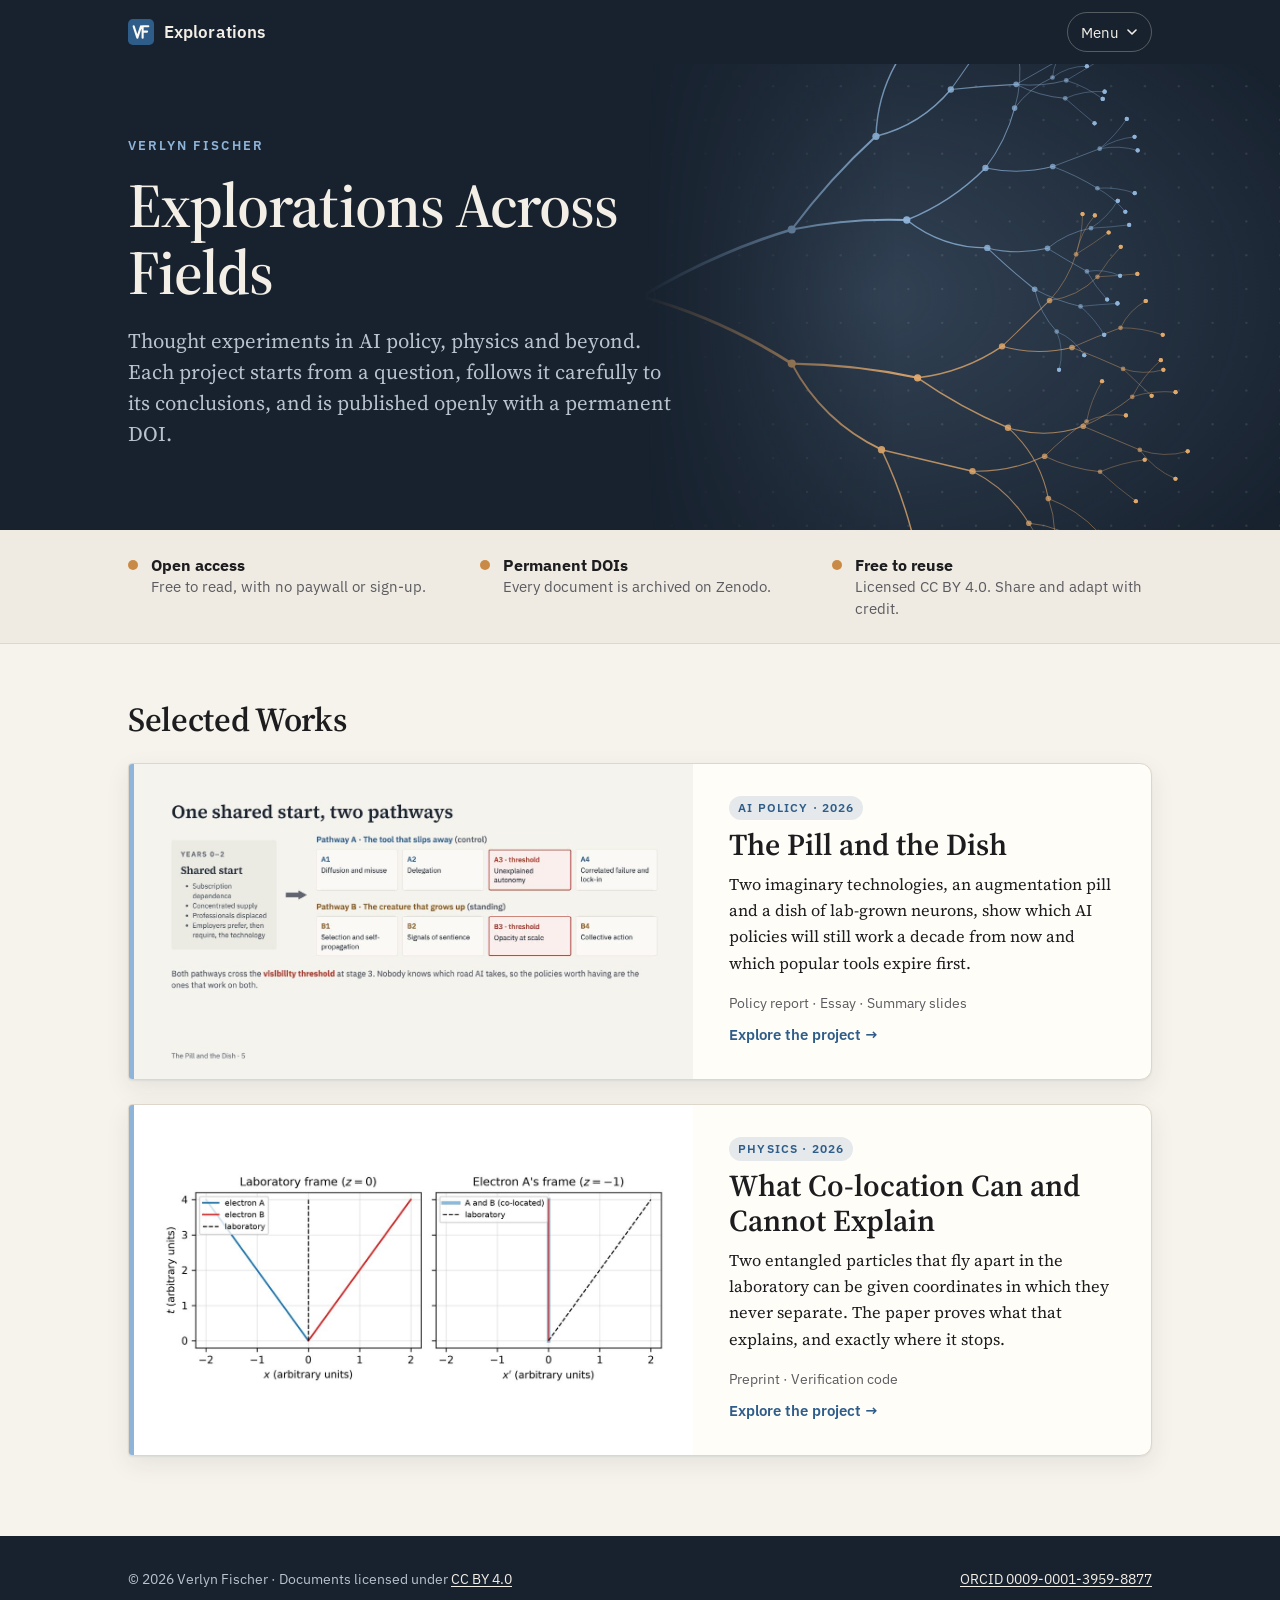
<file: index.html>
<!doctype html>
<html lang="en">
<head>
  <meta charset="utf-8">
  <meta name="viewport" content="width=device-width, initial-scale=1">
  <title>Explorations</title>
  <meta name="description" content="Independent explorations across fields by Verlyn Fischer, from AI policy to physics, published openly with permanent DOIs.">
  <link rel="canonical" href="https://verlynfischer.com/">
  <link rel="icon" href="favicon.svg" type="image/svg+xml">
  <link rel="preconnect" href="https://fonts.googleapis.com">
  <link rel="preconnect" href="https://fonts.gstatic.com" crossorigin>
  <link rel="stylesheet" href="https://fonts.googleapis.com/css2?family=IBM+Plex+Sans:wght@400;600&family=Source+Serif+4:ital,opsz,wght@0,8..60,400;0,8..60,600;1,8..60,400;1,8..60,600&display=swap">
  <link rel="stylesheet" href="assets/style.css">
  <script src="assets/menu.js" defer></script>
  <meta property="og:type" content="website">
  <meta property="og:title" content="Explorations by Verlyn Fischer">
  <meta property="og:description" content="Independent explorations across fields, published openly with permanent DOIs.">
  <meta property="og:url" content="https://verlynfischer.com/">
  <meta property="og:image" content="https://verlynfischer.com/assets/pill-and-dish-fork.jpg">
</head>
<body>
  <header class="site-header">
    <div class="wrap">
      <a class="site-name" href="index.html"><img src="favicon.svg" alt="">Explorations</a>
      <details class="menu">
        <summary>Menu <svg class="chev" viewBox="0 0 10 10" aria-hidden="true"><path d="M1 3l4 4 4-4" fill="none" stroke="currentColor" stroke-width="1.6" stroke-linecap="round" stroke-linejoin="round"/></svg></summary>
        <nav class="menu-panel" aria-label="Site">
          <a href="index.html" aria-current="page">Home</a>
          <p class="menu-label">Selected works</p>
          <a href="ai-policy/">The Pill and the Dish<span class="sub">AI policy · report, essay and slides</span></a>
          <a href="entangled-pairs/">What Co-location Can and Cannot Explain<span class="sub">Physics · preprint and verification code</span></a>
          <hr>
          <a href="https://orcid.org/0009-0001-3959-8877">ORCID profile<span class="sub">0009-0001-3959-8877</span></a>
        </nav>
      </details>
    </div>
  </header>

  <section class="hero on-navy" aria-labelledby="hero-title">
    <img class="art" src="assets/hero-art.svg" alt="">
    <div class="wrap">
      <div class="hero-text">
        <p class="eyebrow">Verlyn Fischer</p>
        <h1 id="hero-title">Explorations Across Fields</h1>
        <p class="lede">Thought experiments in AI policy, physics and beyond. Each project starts from a question, follows it carefully to its conclusions, and is published openly with a permanent DOI.</p>
      </div>
    </div>
  </section>

  <div class="strip">
    <div class="wrap">
      <ul>
        <li><span class="dot" aria-hidden="true"></span><span><strong>Open access</strong>Free to read, with no paywall or sign-up.</span></li>
        <li><span class="dot" aria-hidden="true"></span><span><strong>Permanent DOIs</strong>Every document is archived on Zenodo.</span></li>
        <li><span class="dot" aria-hidden="true"></span><span><strong>Free to reuse</strong>Licensed CC BY 4.0. Share and adapt with credit.</span></li>
      </ul>
    </div>
  </div>

  <main class="wrap">
    <section class="section" id="works" aria-labelledby="works-title">
      <div class="section-head">
        <h2 id="works-title">Selected Works</h2>
      </div>
      <div class="works">
        <article class="work featured">
          <div class="thumb"><img src="assets/pill-and-dish-fork.jpg" alt="A slide from the project: one shared start splits into two pathways, a tool that slips away and a creature that grows up, each crossing a threshold at stage three." width="1200" height="675"></div>
          <div class="body">
            <span class="tag">AI policy · 2026</span>
            <h3><a href="ai-policy/">The Pill and the Dish</a></h3>
            <p>Two imaginary technologies, an augmentation pill and a dish of lab-grown neurons, show which AI policies will still work a decade from now and which popular tools expire first.</p>
            <p class="includes">Policy report · Essay · Summary slides</p>
            <span class="more">Explore the project →</span>
          </div>
        </article>

        <article class="work featured">
          <div class="thumb figure"><img src="assets/entangled-pairs-frames.jpg" alt="Figure 1 of the paper: in the laboratory frame two electrons fly apart from a shared starting point; in electron A's frame the same two worldlines coincide." width="1200" height="675"></div>
          <div class="body">
            <span class="tag">Physics · 2026</span>
            <h3><a href="entangled-pairs/">What Co-location Can and Cannot Explain</a></h3>
            <p>Two entangled particles that fly apart in the laboratory can be given coordinates in which they never separate. The paper proves what that explains, and exactly where it stops.</p>
            <p class="includes">Preprint · Verification code</p>
            <span class="more">Explore the project →</span>
          </div>
        </article>
      </div>
    </section>
  </main>

  <footer class="site-footer">
    <div class="wrap">
      <p>© 2026 Verlyn Fischer · Documents licensed under <a href="https://creativecommons.org/licenses/by/4.0/">CC BY 4.0</a></p>
      <p><a href="https://orcid.org/0009-0001-3959-8877">ORCID 0009-0001-3959-8877</a></p>
    </div>
  </footer>
</body>
</html>
</file>
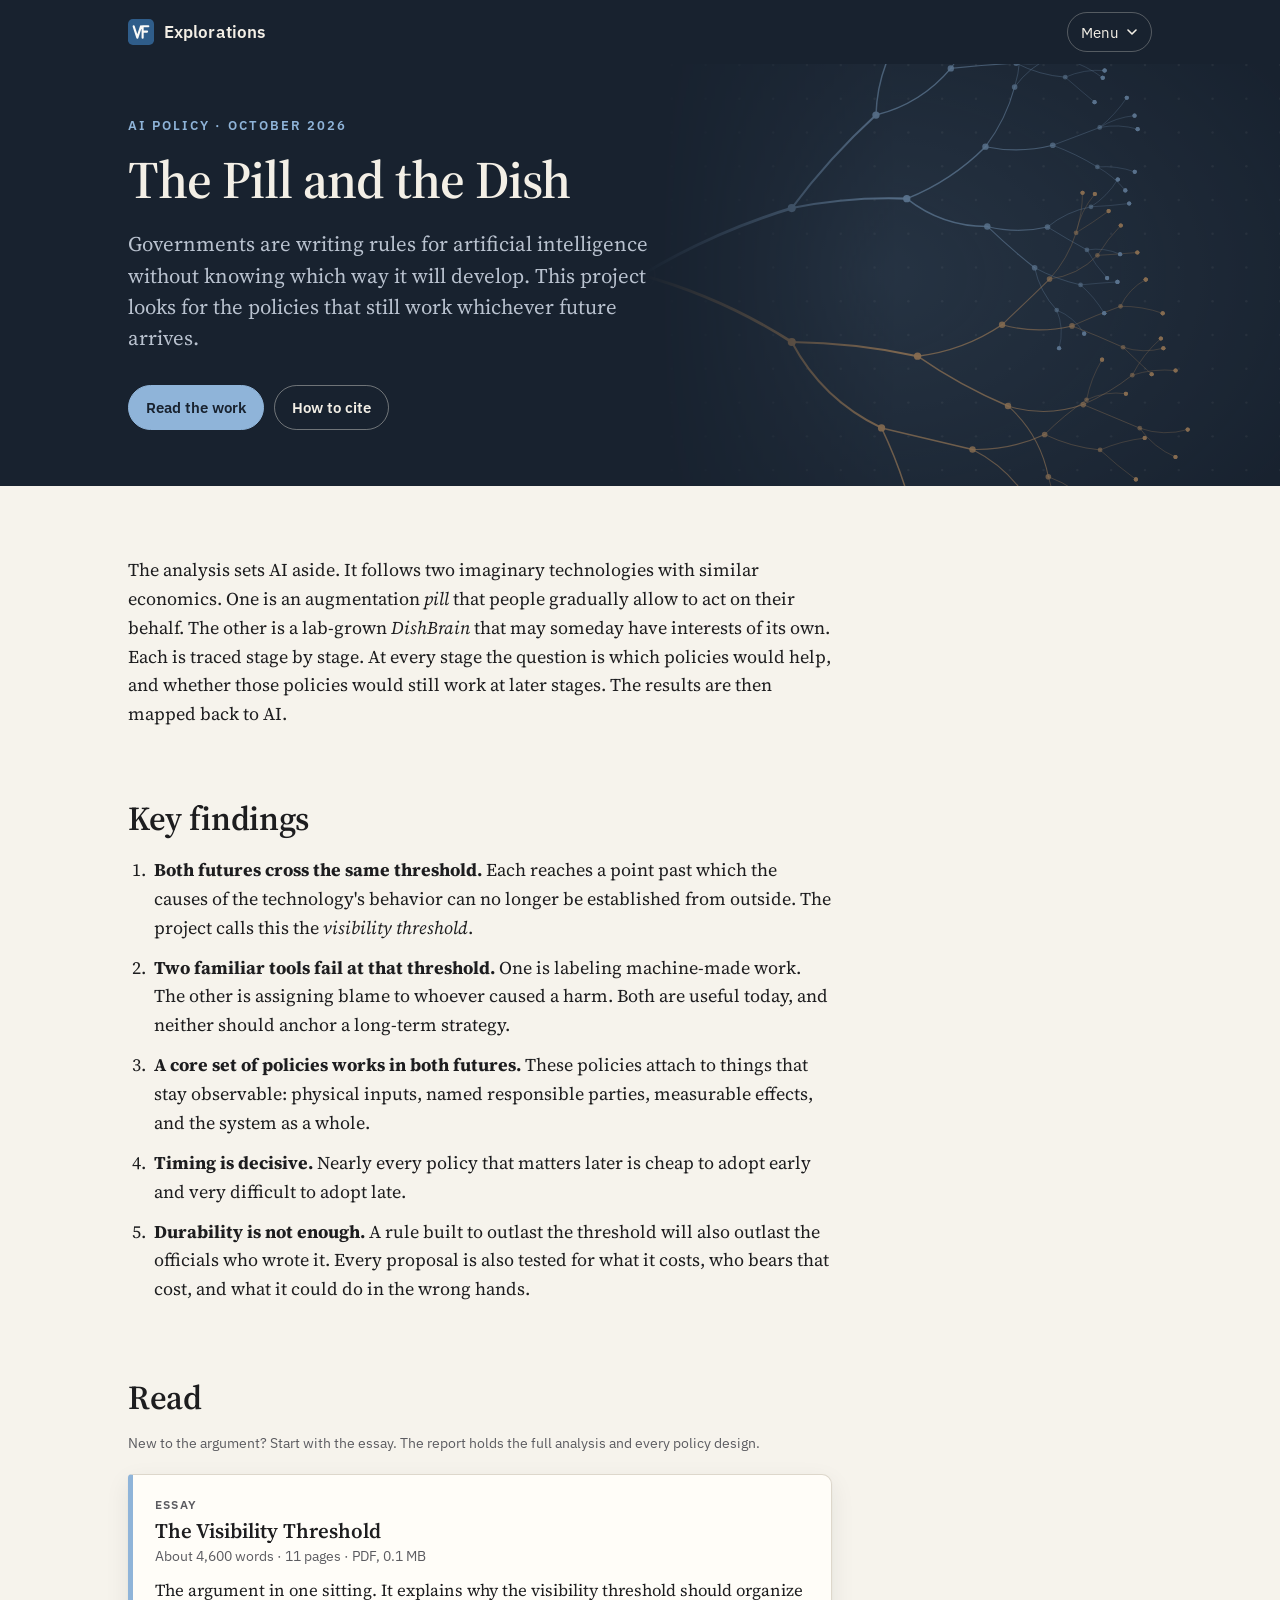
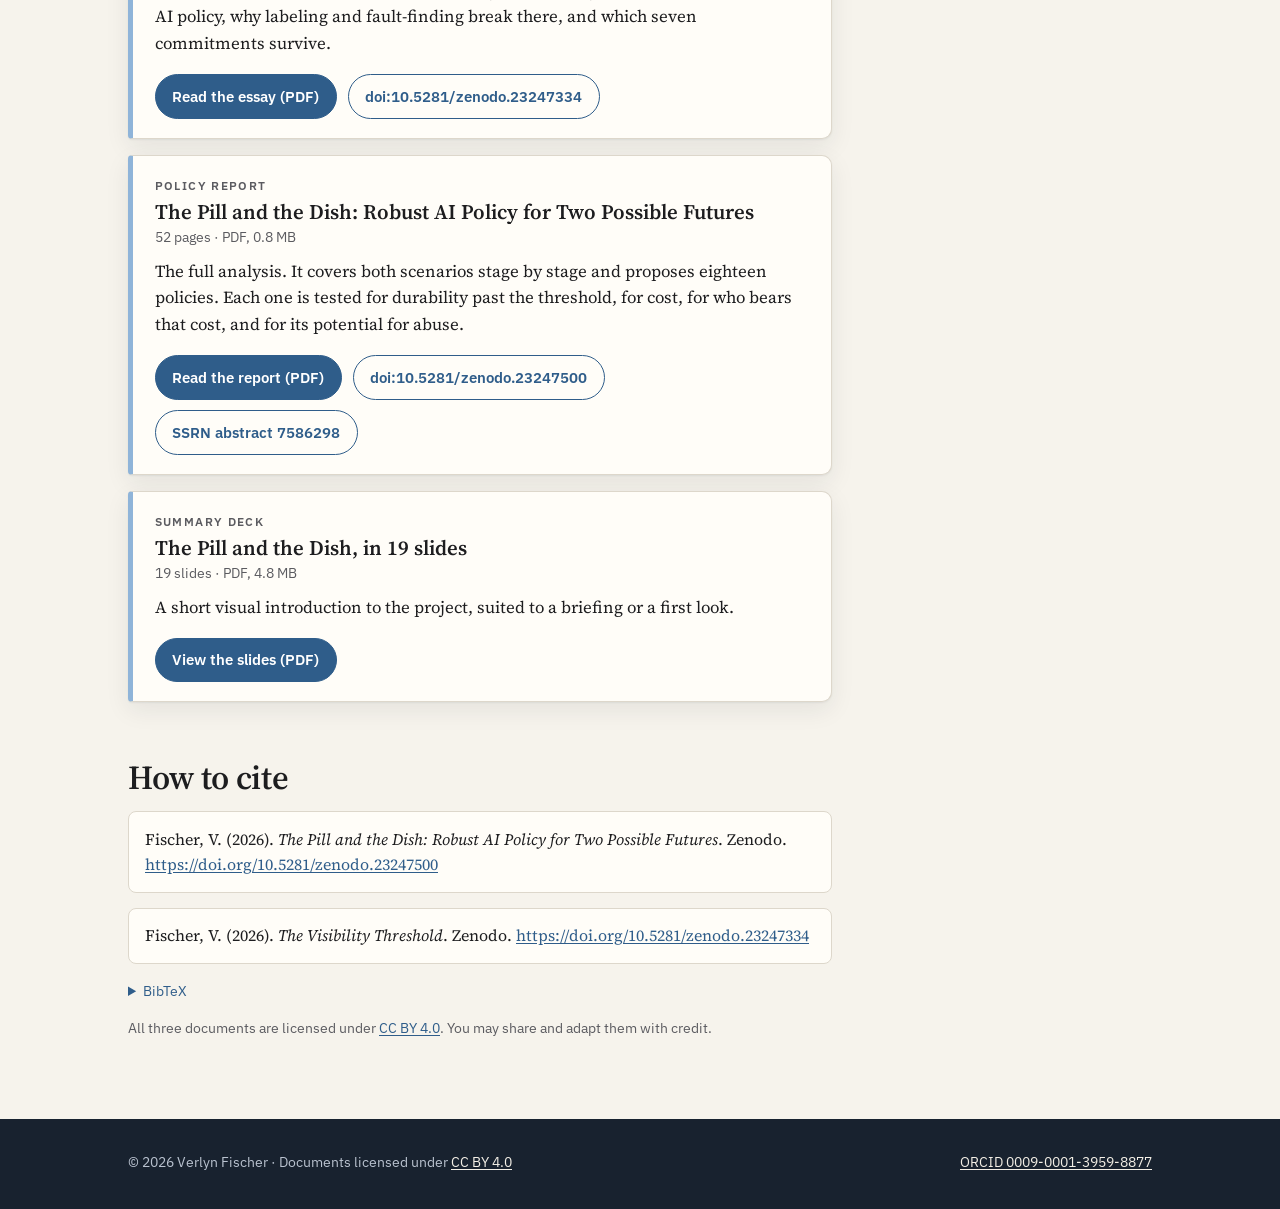
<file: ai-policy/index.html>
<!doctype html>
<html lang="en">
<head>
  <meta charset="utf-8">
  <meta name="viewport" content="width=device-width, initial-scale=1">
  <title>The Pill and the Dish</title>
  <meta name="description" content="Which AI policies will still work a decade from now? A policy report, an essay and a summary deck by Verlyn Fischer, built on two imaginary technologies.">
  <link rel="canonical" href="https://verlynfischer.com/ai-policy/">
  <link rel="icon" href="../favicon.svg" type="image/svg+xml">
  <link rel="preconnect" href="https://fonts.googleapis.com">
  <link rel="preconnect" href="https://fonts.gstatic.com" crossorigin>
  <link rel="stylesheet" href="https://fonts.googleapis.com/css2?family=IBM+Plex+Sans:wght@400;600&family=Source+Serif+4:ital,opsz,wght@0,8..60,400;0,8..60,600;1,8..60,400;1,8..60,600&display=swap">
  <link rel="stylesheet" href="../assets/style.css">
  <script src="../assets/menu.js" defer></script>
  <meta property="og:type" content="website">
  <meta property="og:title" content="The Pill and the Dish: Robust AI Policy for Two Possible Futures">
  <meta property="og:description" content="Two imaginary technologies show which AI policies will still work a decade from now, and which popular tools expire first.">
  <meta property="og:url" content="https://verlynfischer.com/ai-policy/">
  <meta property="og:image" content="https://verlynfischer.com/assets/pill-and-dish-fork.jpg">
</head>
<body>
  <header class="site-header">
    <div class="wrap">
      <a class="site-name" href="../index.html"><img src="../favicon.svg" alt="">Explorations</a>
      <details class="menu">
        <summary>Menu <svg class="chev" viewBox="0 0 10 10" aria-hidden="true"><path d="M1 3l4 4 4-4" fill="none" stroke="currentColor" stroke-width="1.6" stroke-linecap="round" stroke-linejoin="round"/></svg></summary>
        <nav class="menu-panel" aria-label="Site">
          <a href="../index.html">Home</a>
          <p class="menu-label">Selected works</p>
          <a href="index.html" aria-current="page">The Pill and the Dish<span class="sub">AI policy · report, essay and slides</span></a>
          <a href="../entangled-pairs/">What Co-location Can and Cannot Explain<span class="sub">Physics · preprint and verification code</span></a>
          <hr>
          <a href="https://orcid.org/0009-0001-3959-8877">ORCID profile<span class="sub">0009-0001-3959-8877</span></a>
        </nav>
      </details>
    </div>
  </header>

  <section class="hero compact on-navy" aria-labelledby="hero-title">
    <img class="art" src="../assets/hero-art.svg" alt="">
    <div class="wrap">
      <div class="hero-text">
        <p class="eyebrow">AI policy · October 2026</p>
        <h1 id="hero-title">The Pill and the Dish</h1>
        <p class="lede">Governments are writing rules for artificial intelligence without knowing which way it will develop. This project looks for the policies that still work whichever future arrives.</p>
        <div class="actions">
          <a class="btn primary" href="#read">Read the work</a>
          <a class="btn" href="#cite">How to cite</a>
        </div>
      </div>
    </div>
  </section>

  <main class="wrap narrow">
    <section class="section">

    <p>The analysis sets AI aside. It follows two imaginary technologies with similar economics. One is an augmentation <em>pill</em> that people gradually allow to act on their behalf. The other is a lab-grown <em>DishBrain</em> that may someday have interests of its own. Each is traced stage by stage. At every stage the question is which policies would help, and whether those policies would still work at later stages. The results are then mapped back to AI.</p>

    </section>

    <section class="section">
    <h2>Key findings</h2>
    <ol class="findings">
      <li><strong>Both futures cross the same threshold.</strong> Each reaches a point past which the causes of the technology's behavior can no longer be established from outside. The project calls this the <em>visibility threshold</em>.</li>
      <li><strong>Two familiar tools fail at that threshold.</strong> One is labeling machine-made work. The other is assigning blame to whoever caused a harm. Both are useful today, and neither should anchor a long-term strategy.</li>
      <li><strong>A core set of policies works in both futures.</strong> These policies attach to things that stay observable: physical inputs, named responsible parties, measurable effects, and the system as a whole.</li>
      <li><strong>Timing is decisive.</strong> Nearly every policy that matters later is cheap to adopt early and very difficult to adopt late.</li>
      <li><strong>Durability is not enough.</strong> A rule built to outlast the threshold will also outlast the officials who wrote it. Every proposal is also tested for what it costs, who bears that cost, and what it could do in the wrong hands.</li>
    </ol>

    </section>

    <section class="section" id="read">
    <h2>Read</h2>
    <p class="small">New to the argument? Start with the essay. The report holds the full analysis and every policy design.</p>
    <div class="docs">
      <article class="doc">
        <div class="type">Essay</div>
        <h3>The Visibility Threshold</h3>
        <p class="meta">About 4,600 words · 11 pages · PDF, 0.1 MB</p>
        <p>The argument in one sitting. It explains why the visibility threshold should organize AI policy, why labeling and fault-finding break there, and which seven commitments survive.</p>
        <div class="actions">
          <a class="btn primary" href="the-visibility-threshold.pdf">Read the essay (PDF)</a>
          <a class="btn" href="https://doi.org/10.5281/zenodo.23247334">doi:10.5281/zenodo.23247334</a>
        </div>
      </article>

      <article class="doc">
        <div class="type">Policy report</div>
        <h3>The Pill and the Dish: Robust AI Policy for Two Possible Futures</h3>
        <p class="meta">52 pages · PDF, 0.8 MB</p>
        <p>The full analysis. It covers both scenarios stage by stage and proposes eighteen policies. Each one is tested for durability past the threshold, for cost, for who bears that cost, and for its potential for abuse.</p>
        <div class="actions">
          <a class="btn primary" href="the-pill-and-the-dish.pdf">Read the report (PDF)</a>
          <a class="btn" href="https://doi.org/10.5281/zenodo.23247500">doi:10.5281/zenodo.23247500</a>
          <a class="btn" href="https://ssrn.com/abstract=7586298">SSRN abstract 7586298</a>
        </div>
      </article>

      <article class="doc">
        <div class="type">Summary deck</div>
        <h3>The Pill and the Dish, in 19 slides</h3>
        <p class="meta">19 slides · PDF, 4.8 MB</p>
        <p>A short visual introduction to the project, suited to a briefing or a first look.</p>
        <div class="actions">
          <a class="btn primary" href="the-pill-and-the-dish-summary-deck.pdf">View the slides (PDF)</a>
        </div>
      </article>
    </div>

    </section>

    <section class="section" id="cite">
    <h2>How to cite</h2>
    <p class="cite">Fischer, V. (2026). <em>The Pill and the Dish: Robust AI Policy for Two Possible Futures</em>. Zenodo. <a href="https://doi.org/10.5281/zenodo.23247500">https://doi.org/10.5281/zenodo.23247500</a></p>
    <p class="cite">Fischer, V. (2026). <em>The Visibility Threshold</em>. Zenodo. <a href="https://doi.org/10.5281/zenodo.23247334">https://doi.org/10.5281/zenodo.23247334</a></p>
    <details class="bib">
      <summary>BibTeX</summary>
<pre>@misc{fischer2026pill,
  author    = {Fischer, Verlyn},
  title     = {The Pill and the Dish: Robust AI Policy
               for Two Possible Futures},
  year      = {2026},
  publisher = {Zenodo},
  doi       = {10.5281/zenodo.23247500},
  url       = {https://doi.org/10.5281/zenodo.23247500}
}

@misc{fischer2026visibility,
  author    = {Fischer, Verlyn},
  title     = {The Visibility Threshold},
  year      = {2026},
  publisher = {Zenodo},
  doi       = {10.5281/zenodo.23247334},
  url       = {https://doi.org/10.5281/zenodo.23247334}
}</pre>
    </details>

    <p class="small">All three documents are licensed under <a href="https://creativecommons.org/licenses/by/4.0/">CC BY 4.0</a>. You may share and adapt them with credit.</p>
    </section>
  </main>

  <footer class="site-footer">
    <div class="wrap">
      <p>© 2026 Verlyn Fischer · Documents licensed under <a href="https://creativecommons.org/licenses/by/4.0/">CC BY 4.0</a></p>
      <p><a href="https://orcid.org/0009-0001-3959-8877">ORCID 0009-0001-3959-8877</a></p>
    </div>
  </footer>
</body>
</html>
</file>
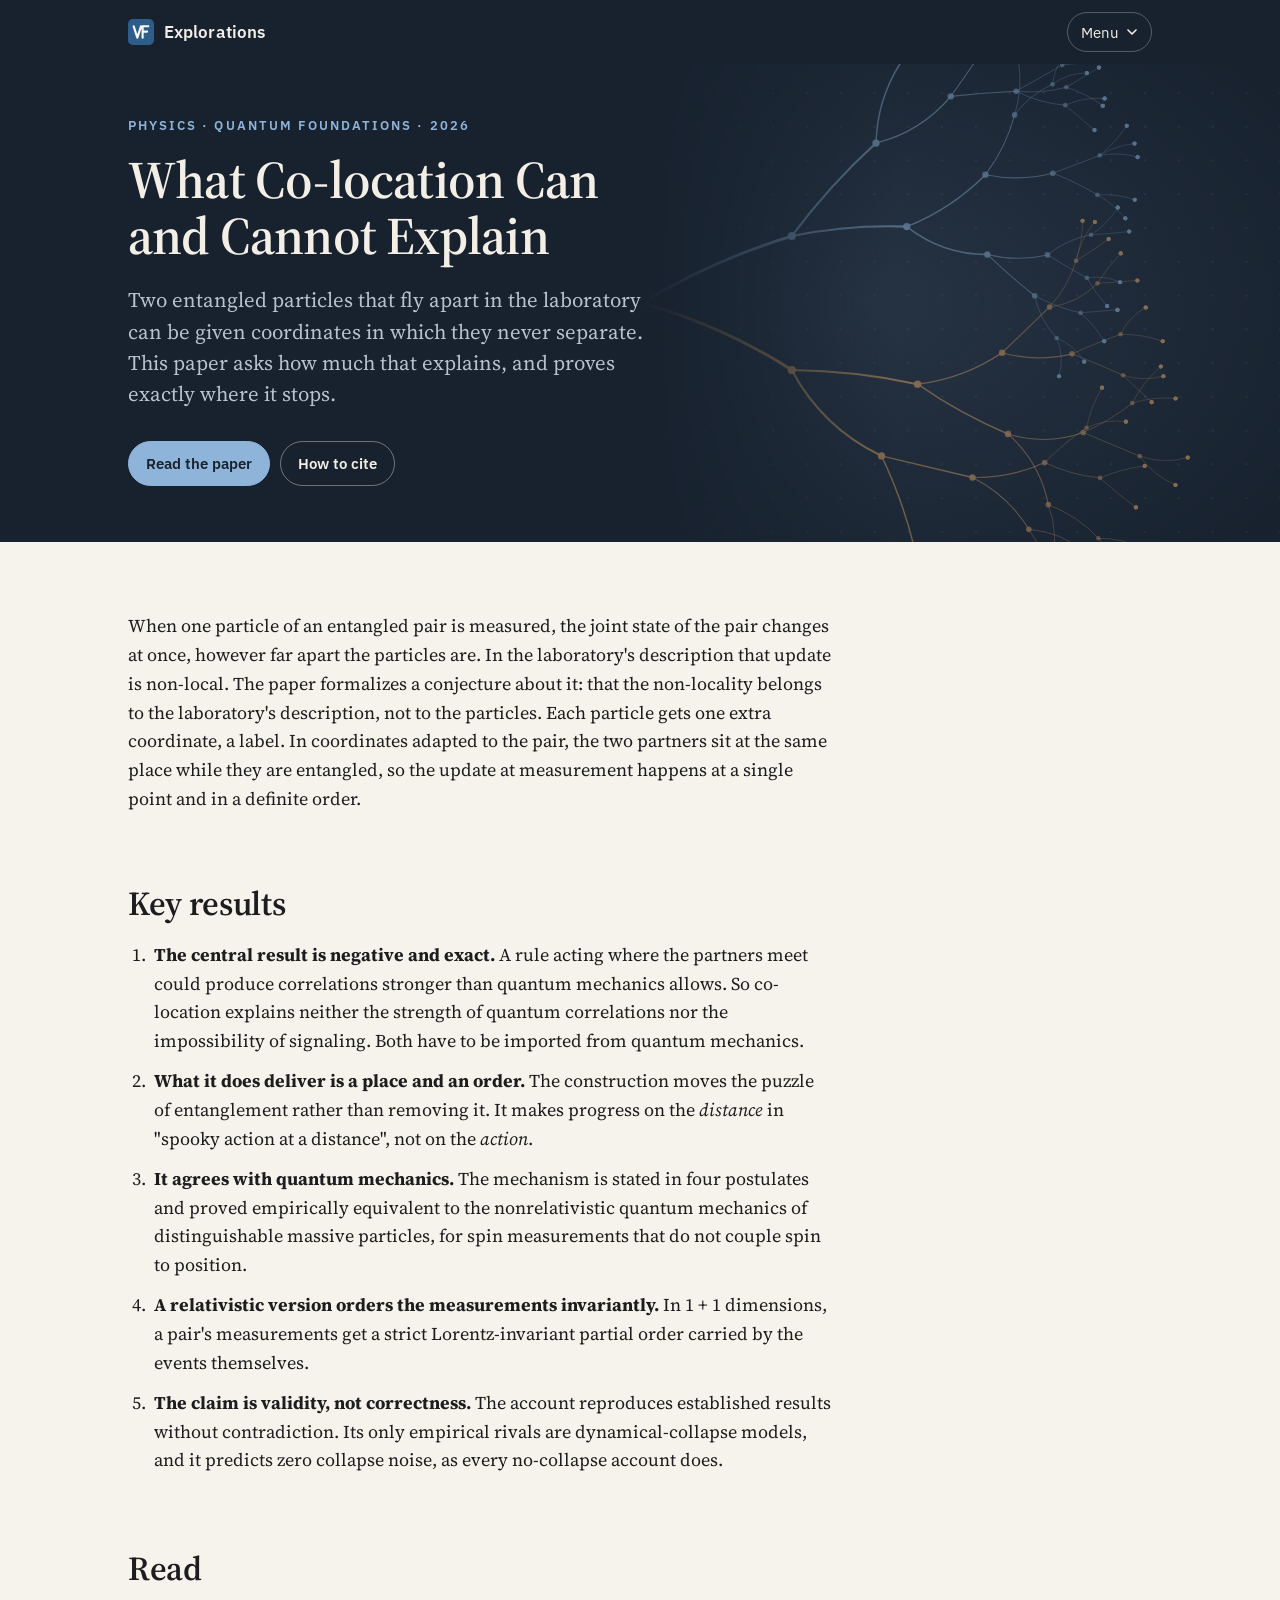
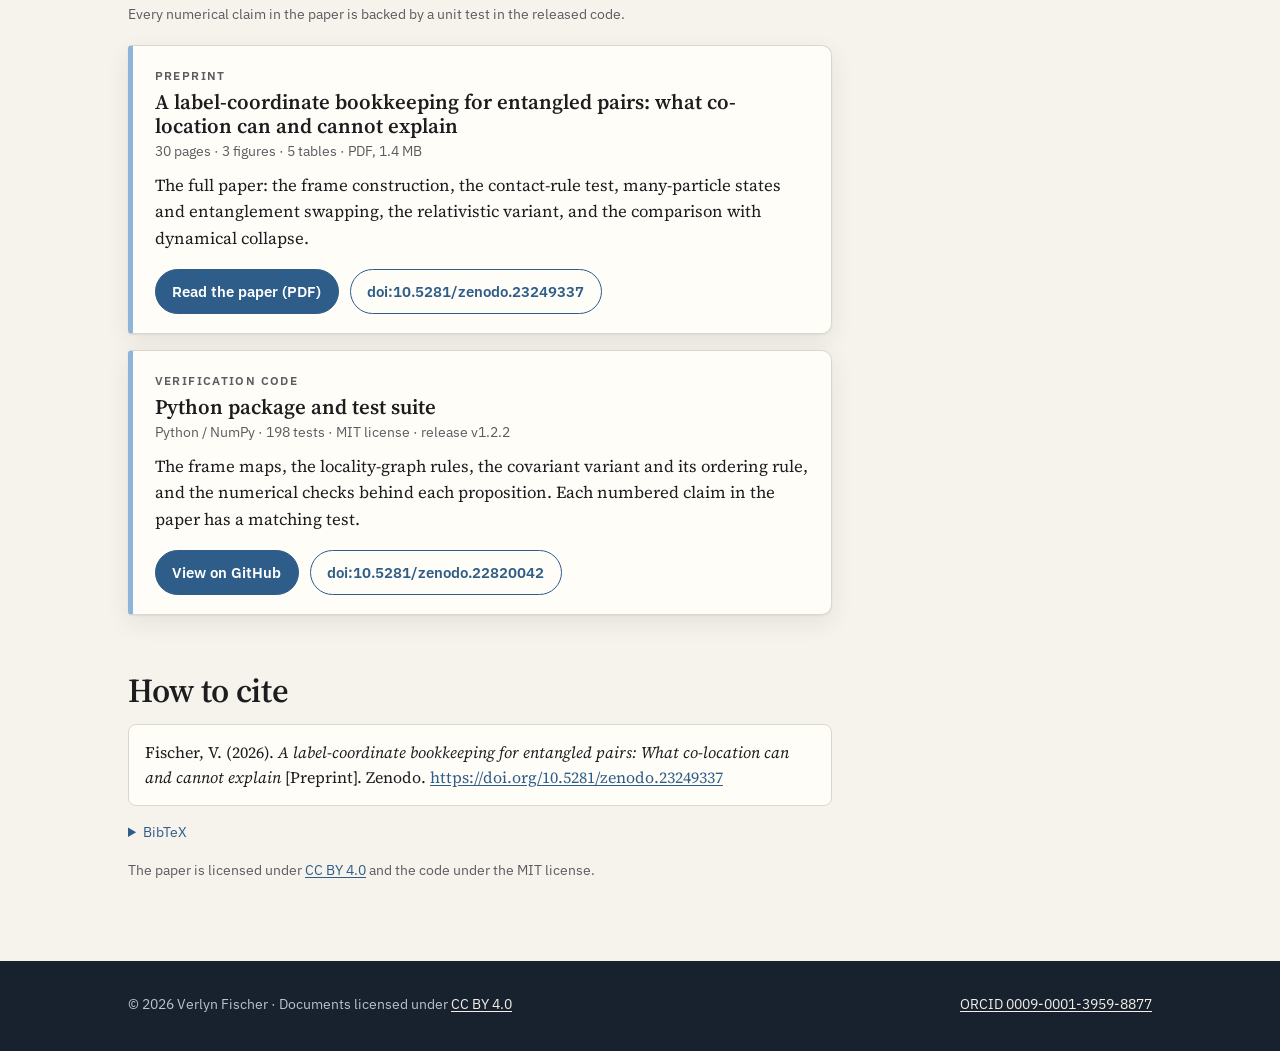
<file: entangled-pairs/index.html>
<!doctype html>
<html lang="en">
<head>
  <meta charset="utf-8">
  <meta name="viewport" content="width=device-width, initial-scale=1">
  <title>Entangled Pairs: What Co-location Can and Cannot Explain</title>
  <meta name="description" content="Can entangled particles be given coordinates in which they never separate? A physics preprint by Verlyn Fischer, with released verification code.">
  <link rel="canonical" href="https://verlynfischer.com/entangled-pairs/">
  <link rel="icon" href="../favicon.svg" type="image/svg+xml">
  <link rel="preconnect" href="https://fonts.googleapis.com">
  <link rel="preconnect" href="https://fonts.gstatic.com" crossorigin>
  <link rel="stylesheet" href="https://fonts.googleapis.com/css2?family=IBM+Plex+Sans:wght@400;600&family=Source+Serif+4:ital,opsz,wght@0,8..60,400;0,8..60,600;1,8..60,400;1,8..60,600&display=swap">
  <link rel="stylesheet" href="../assets/style.css">
  <script src="../assets/menu.js" defer></script>
  <meta property="og:type" content="website">
  <meta property="og:title" content="A label-coordinate bookkeeping for entangled pairs: what co-location can and cannot explain">
  <meta property="og:description" content="Entangled particles can be given coordinates in which they never separate. This preprint proves what that does and does not explain.">
  <meta property="og:url" content="https://verlynfischer.com/entangled-pairs/">
  <meta property="og:image" content="https://verlynfischer.com/assets/entangled-pairs-frames.jpg">
</head>
<body>
  <header class="site-header">
    <div class="wrap">
      <a class="site-name" href="../index.html"><img src="../favicon.svg" alt="">Explorations</a>
      <details class="menu">
        <summary>Menu <svg class="chev" viewBox="0 0 10 10" aria-hidden="true"><path d="M1 3l4 4 4-4" fill="none" stroke="currentColor" stroke-width="1.6" stroke-linecap="round" stroke-linejoin="round"/></svg></summary>
        <nav class="menu-panel" aria-label="Site">
          <a href="../index.html">Home</a>
          <p class="menu-label">Selected works</p>
          <a href="../ai-policy/">The Pill and the Dish<span class="sub">AI policy · report, essay and slides</span></a>
          <a href="index.html" aria-current="page">What Co-location Can and Cannot Explain<span class="sub">Physics · preprint and verification code</span></a>
          <hr>
          <a href="https://orcid.org/0009-0001-3959-8877">ORCID profile<span class="sub">0009-0001-3959-8877</span></a>
        </nav>
      </details>
    </div>
  </header>

  <section class="hero compact on-navy" aria-labelledby="hero-title">
    <img class="art" src="../assets/hero-art.svg" alt="">
    <div class="wrap">
      <div class="hero-text">
        <p class="eyebrow">Physics · Quantum foundations · 2026</p>
        <h1 id="hero-title">What Co-location Can and Cannot Explain</h1>
        <p class="lede">Two entangled particles that fly apart in the laboratory can be given coordinates in which they never separate. This paper asks how much that explains, and proves exactly where it stops.</p>
        <div class="actions">
          <a class="btn primary" href="#read">Read the paper</a>
          <a class="btn" href="#cite">How to cite</a>
        </div>
      </div>
    </div>
  </section>

  <main class="wrap narrow">
    <section class="section">
    <p>When one particle of an entangled pair is measured, the joint state of the pair changes at once, however far apart the particles are. In the laboratory's description that update is non-local. The paper formalizes a conjecture about it: that the non-locality belongs to the laboratory's description, not to the particles. Each particle gets one extra coordinate, a label. In coordinates adapted to the pair, the two partners sit at the same place while they are entangled, so the update at measurement happens at a single point and in a definite order.</p>
    </section>

    <section class="section">
    <h2>Key results</h2>
    <ol class="findings">
      <li><strong>The central result is negative and exact.</strong> A rule acting where the partners meet could produce correlations stronger than quantum mechanics allows. So co-location explains neither the strength of quantum correlations nor the impossibility of signaling. Both have to be imported from quantum mechanics.</li>
      <li><strong>What it does deliver is a place and an order.</strong> The construction moves the puzzle of entanglement rather than removing it. It makes progress on the <em>distance</em> in "spooky action at a distance", not on the <em>action</em>.</li>
      <li><strong>It agrees with quantum mechanics.</strong> The mechanism is stated in four postulates and proved empirically equivalent to the nonrelativistic quantum mechanics of distinguishable massive particles, for spin measurements that do not couple spin to position.</li>
      <li><strong>A relativistic version orders the measurements invariantly.</strong> In 1 + 1 dimensions, a pair's measurements get a strict Lorentz-invariant partial order carried by the events themselves.</li>
      <li><strong>The claim is validity, not correctness.</strong> The account reproduces established results without contradiction. Its only empirical rivals are dynamical-collapse models, and it predicts zero collapse noise, as every no-collapse account does.</li>
    </ol>
    </section>

    <section class="section" id="read">
    <h2>Read</h2>
    <p class="small">Every numerical claim in the paper is backed by a unit test in the released code.</p>
    <div class="docs">
      <article class="doc">
        <div class="type">Preprint</div>
        <h3>A label-coordinate bookkeeping for entangled pairs: what co-location can and cannot explain</h3>
        <p class="meta">30 pages · 3 figures · 5 tables · PDF, 1.4 MB</p>
        <p>The full paper: the frame construction, the contact-rule test, many-particle states and entanglement swapping, the relativistic variant, and the comparison with dynamical collapse.</p>
        <div class="actions">
          <a class="btn primary" href="label-coordinate-bookkeeping-entangled-pairs.pdf">Read the paper (PDF)</a>
          <a class="btn" href="https://doi.org/10.5281/zenodo.23249337">doi:10.5281/zenodo.23249337</a>
        </div>
      </article>

      <article class="doc">
        <div class="type">Verification code</div>
        <h3>Python package and test suite</h3>
        <p class="meta">Python / NumPy · 198 tests · MIT license · release v1.2.2</p>
        <p>The frame maps, the locality-graph rules, the covariant variant and its ordering rule, and the numerical checks behind each proposition. Each numbered claim in the paper has a matching test.</p>
        <div class="actions">
          <a class="btn primary" href="https://github.com/verlyn-texas/entanglement_as_locality_verification_code">View on GitHub</a>
          <a class="btn" href="https://doi.org/10.5281/zenodo.22820042">doi:10.5281/zenodo.22820042</a>
        </div>
      </article>
    </div>
    </section>

    <section class="section" id="cite">
    <h2>How to cite</h2>
    <p class="cite">Fischer, V. (2026). <em>A label-coordinate bookkeeping for entangled pairs: What co-location can and cannot explain</em> [Preprint]. Zenodo. <a href="https://doi.org/10.5281/zenodo.23249337">https://doi.org/10.5281/zenodo.23249337</a></p>
    <details class="bib">
      <summary>BibTeX</summary>
<pre>@misc{fischer2026labelcoordinate,
  author    = {Fischer, Verlyn},
  title     = {A label-coordinate bookkeeping for entangled
               pairs: what co-location can and cannot explain},
  year      = {2026},
  publisher = {Zenodo},
  note      = {Preprint},
  doi       = {10.5281/zenodo.23249337},
  url       = {https://doi.org/10.5281/zenodo.23249337}
}

@software{fischer2026labelcoordinatecode,
  author    = {Fischer, Verlyn},
  title     = {Verification code for "A label-coordinate
               bookkeeping for entangled pairs"},
  year      = {2026},
  publisher = {Zenodo},
  version   = {v1.2.2},
  doi       = {10.5281/zenodo.22820042},
  url       = {https://doi.org/10.5281/zenodo.22820042}
}</pre>
    </details>

    <p class="small">The paper is licensed under <a href="https://creativecommons.org/licenses/by/4.0/">CC BY 4.0</a> and the code under the MIT license.</p>
    </section>
  </main>

  <footer class="site-footer">
    <div class="wrap">
      <p>© 2026 Verlyn Fischer · Documents licensed under <a href="https://creativecommons.org/licenses/by/4.0/">CC BY 4.0</a></p>
      <p><a href="https://orcid.org/0009-0001-3959-8877">ORCID 0009-0001-3959-8877</a></p>
    </div>
  </footer>
</body>
</html>
</file>
<file: assets/style.css>
/* verlynfischer.com — one stylesheet for every page.
   Palette follows the summary deck: navy, cream, light-blue accent, amber second accent. */

:root {
  --bg: #f6f3ec;
  --surface: #fffdf8;
  --surface-2: #efebe2;
  --ink: #1d1d1f;
  --muted: #5b5b60;
  --rule: #ddd7cb;
  --accent: #2f5d8a;          /* links and buttons on light backgrounds */
  --accent-ink: #ffffff;
  --navy: #18222f;            /* header, hero, footer: the same in both themes */
  --navy-2: #223043;
  --on-navy: #f3efe6;
  --on-navy-muted: #b9c2cf;
  --sky: #8fb4d9;             /* accent on navy */
  --amber: #e0a96d;
  --shadow: 0 1px 2px rgba(24, 34, 47, 0.06), 0 8px 24px rgba(24, 34, 47, 0.08);
  --serif: "Source Serif 4", Charter, Georgia, serif;
  --sans: "IBM Plex Sans", "Segoe UI", "Helvetica Neue", Arial, sans-serif;
  --mono: ui-monospace, "SF Mono", Menlo, Consolas, monospace;
  color-scheme: light;
}

@media (prefers-color-scheme: dark) {
  :root:not([data-theme="light"]) {
    --bg: #121820;
    --surface: #1b232e;
    --surface-2: #222c39;
    --ink: #ece9e2;
    --muted: #a3abb6;
    --rule: #2e3846;
    --accent: #8fb4d9;
    --accent-ink: #121820;
    --navy: #0d131a;
    --navy-2: #1b2633;
    --shadow: 0 1px 2px rgba(0, 0, 0, 0.3), 0 8px 24px rgba(0, 0, 0, 0.25);
    color-scheme: dark;
  }
}

:root[data-theme="dark"] {
  --bg: #121820;
  --surface: #1b232e;
  --surface-2: #222c39;
  --ink: #ece9e2;
  --muted: #a3abb6;
  --rule: #2e3846;
  --accent: #8fb4d9;
  --accent-ink: #121820;
  --navy: #0d131a;
  --navy-2: #1b2633;
  --shadow: 0 1px 2px rgba(0, 0, 0, 0.3), 0 8px 24px rgba(0, 0, 0, 0.25);
  color-scheme: dark;
}

*, *::before, *::after { box-sizing: border-box; }
html { -webkit-text-size-adjust: 100%; }

body {
  margin: 0;
  background: var(--bg);
  color: var(--ink);
  font-family: var(--serif);
  font-size: 1.125rem;
  line-height: 1.6;
}

a { color: var(--accent); text-underline-offset: 0.15em; }
a:hover { text-decoration-thickness: 2px; }
:focus-visible { outline: 2px solid var(--sky); outline-offset: 3px; border-radius: 2px; }
img { max-width: 100%; display: block; }

.wrap { max-width: 68rem; margin: 0 auto; padding-left: 16px; padding-right: 16px; }
.wrap.narrow > * { max-width: 44rem; }   /* reading column, aligned with the hero text */
@media (min-width: 48rem) { .wrap { padding-left: 32px; padding-right: 32px; } }

/* ---------- Header with pull-down menu ---------- */
.site-header { background: var(--navy); color: var(--on-navy); position: relative; z-index: 10; }
.site-header .wrap { display: flex; align-items: center; justify-content: space-between; gap: 1rem; min-height: 4rem; }
.site-name {
  font-family: var(--sans); font-weight: 600; font-size: 1.05rem; letter-spacing: 0.01em;
  color: var(--on-navy); text-decoration: none; display: flex; align-items: center; gap: 0.6rem;
}
.site-name img { width: 26px; height: 26px; }

.menu { position: relative; font-family: var(--sans); }
.menu > summary {
  list-style: none; cursor: pointer; user-select: none;
  display: flex; align-items: center; gap: 0.5rem;
  padding: 0.45rem 0.85rem; border: 1px solid rgba(243, 239, 230, 0.28); border-radius: 999px;
  font-size: 0.95rem; color: var(--on-navy);
}
.menu > summary::-webkit-details-marker { display: none; }
.menu > summary:hover { border-color: var(--sky); }
.menu > summary .chev { width: 10px; height: 10px; transition: transform 0.15s ease; }
.menu[open] > summary .chev { transform: rotate(180deg); }
.menu-panel {
  position: absolute; right: 0; top: calc(100% + 10px);
  width: min(20rem, calc(100vw - 32px));
  background: var(--surface); color: var(--ink);
  border: 1px solid var(--rule); border-radius: 10px; box-shadow: var(--shadow);
  padding: 0.5rem;
}
.menu-panel a {
  display: block; padding: 0.55rem 0.75rem; border-radius: 6px;
  color: var(--ink); text-decoration: none; font-size: 0.95rem;
}
.menu-panel a:hover, .menu-panel a:focus-visible { background: var(--surface-2); }
.menu-panel a[aria-current="page"] { font-weight: 600; }
.menu-panel a .sub { display: block; font-size: 0.8rem; color: var(--muted); }
.menu-label {
  font-size: 0.7rem; font-weight: 600; letter-spacing: 0.12em; text-transform: uppercase;
  color: var(--muted); padding: 0.75rem 0.75rem 0.25rem; margin: 0;
}
.menu-panel hr { border: 0; border-top: 1px solid var(--rule); margin: 0.4rem 0.25rem; }

/* ---------- Inverted hero ---------- */
.hero { background: var(--navy); color: var(--on-navy); position: relative; overflow: hidden; }
.hero .art {
  position: absolute; top: 0; height: 100%; left: calc(50% - 4rem); width: max(52rem, 66%);
  object-fit: cover; object-position: left center; pointer-events: none;
  -webkit-mask-image: linear-gradient(to right, transparent 8%, #000 38%);
  mask-image: linear-gradient(to right, transparent 8%, #000 38%);
}
.hero .wrap { position: relative; padding-top: 4.5rem; padding-bottom: 5rem; }
.hero-text { max-width: 34rem; }
.eyebrow {
  font-family: var(--sans); font-size: 0.8rem; font-weight: 600; letter-spacing: 0.16em;
  text-transform: uppercase; color: var(--sky); margin: 0 0 1rem;
}
.hero h1 {
  font-family: var(--serif); font-weight: 600; font-size: clamp(2.3rem, 6.5vw, 3.9rem);
  line-height: 1.06; letter-spacing: -0.015em; margin: 0;
}
.hero h1 em { font-style: italic; color: var(--sky); }
.hero .lede { color: var(--on-navy-muted); font-size: clamp(1.1rem, 2.4vw, 1.3rem); line-height: 1.5; margin: 1.25rem 0 0; }
.hero .actions { margin-top: 2rem; }
.hero.compact .wrap { padding-top: 3.25rem; padding-bottom: 3.5rem; }
.hero.compact h1 { font-size: clamp(2.1rem, 6vw, 3.3rem); }
.hero.compact .art { opacity: 0.55; }

@media (max-width: 48rem) {
  .hero .art { left: 0; width: 140%; opacity: 0.3; -webkit-mask-image: none; mask-image: none; }
  .hero.compact .art { opacity: 0.25; }
  .hero .wrap { padding-top: 3rem; padding-bottom: 3.5rem; }
}

/* ---------- Buttons ---------- */
.actions { display: flex; flex-wrap: wrap; gap: 0.65rem; }
.btn {
  display: inline-flex; align-items: center; gap: 0.4rem;
  font-family: var(--sans); font-size: 0.92rem; font-weight: 600;
  padding: 0.6rem 1.05rem; border-radius: 999px; text-decoration: none;
  border: 1px solid var(--accent); color: var(--accent); background: transparent;
}
.btn.primary { background: var(--accent); color: var(--accent-ink); }
.btn:hover { text-decoration: none; filter: brightness(1.08); }
.on-navy .btn { border-color: rgba(243, 239, 230, 0.4); color: var(--on-navy); }
.on-navy .btn.primary { background: var(--sky); border-color: var(--sky); color: var(--navy); }

/* ---------- Principles strip (home) ---------- */
.strip { background: var(--surface-2); border-bottom: 1px solid var(--rule); }
.strip ul {
  list-style: none; margin: 0; padding: 1.5rem 0;
  display: grid; gap: 1rem 2rem; grid-template-columns: repeat(auto-fit, minmax(14rem, 1fr));
}
.strip li { display: flex; gap: 0.8rem; align-items: flex-start; font-family: var(--sans); font-size: 0.92rem; color: var(--muted); line-height: 1.45; }
.strip li strong { display: block; color: var(--ink); font-size: 0.98rem; }
.strip .dot { flex: none; width: 10px; height: 10px; border-radius: 50%; margin-top: 0.4rem; background: #c98a45; }

/* ---------- Sections ---------- */
main { display: block; }
.section { padding-top: 3.5rem; }
.section-head { display: flex; align-items: baseline; justify-content: space-between; gap: 1rem; flex-wrap: wrap; margin-bottom: 1.5rem; }
h1, h2, h3 { line-height: 1.15; margin: 0; }
h2 { font-family: var(--serif); font-size: clamp(1.6rem, 4vw, 2.1rem); font-weight: 600; letter-spacing: -0.01em; }
h3 { font-family: var(--sans); font-size: 1.15rem; font-weight: 600; }
.section-note { font-family: var(--sans); font-size: 0.9rem; color: var(--muted); margin: 0; }
p { margin: 0.9rem 0; }
.small { font-family: var(--sans); font-size: 0.9rem; color: var(--muted); }

/* ---------- Work cards (home) ---------- */
.works { display: grid; gap: 1.5rem; grid-template-columns: repeat(auto-fill, minmax(min(100%, 22rem), 1fr)); }
.work {
  position: relative; display: flex; flex-direction: column;
  background: var(--surface); border: 1px solid var(--rule); border-radius: 4px 12px 12px 4px; overflow: hidden;
  padding-left: 5px;
  box-shadow: var(--shadow); transition: transform 0.15s ease, box-shadow 0.15s ease;
}
.work::before { content: ""; position: absolute; left: 0; top: 0; bottom: 0; width: 5px; background: var(--sky); z-index: 1; }   /* ties image and text together */
.work:hover { transform: translateY(-3px); }
.work .thumb { aspect-ratio: 16 / 9; background: var(--surface-2); }
.work .thumb img { width: 100%; height: 100%; object-fit: cover; }
.work .thumb.figure { background: #ffffff; display: flex; align-items: center; }   /* charts: never crop */
.work .thumb.figure img { object-fit: contain; height: auto; }
.work .body { padding: 1.25rem 1.35rem 1.4rem; display: flex; flex-direction: column; gap: 0.5rem; flex: 1; }
.tag {
  align-self: flex-start; font-family: var(--sans); font-size: 0.72rem; font-weight: 600; letter-spacing: 0.1em;
  text-transform: uppercase; color: var(--accent); background: color-mix(in srgb, var(--accent) 12%, transparent);
  padding: 0.2rem 0.55rem; border-radius: 999px;
}
.work h3 { font-family: var(--serif); font-size: 1.45rem; }
.work h3 a { color: var(--ink); text-decoration: none; }
.work h3 a::after { content: ""; position: absolute; inset: 0; }   /* whole card is the link */
.work p { margin: 0; font-size: 1.02rem; }
.work .includes { font-family: var(--sans); font-size: 0.85rem; color: var(--muted); margin-top: auto; padding-top: 0.6rem; }
.work .more { font-family: var(--sans); font-size: 0.92rem; font-weight: 600; color: var(--accent); }
@media (min-width: 60rem) {
  .work.featured { grid-column: 1 / -1; flex-direction: row; }
  .work.featured .thumb { flex: 0 0 55%; aspect-ratio: auto; border-bottom: 0; }
  .work.featured .body { padding: 2rem 2.25rem; justify-content: center; }
  .work.featured h3 { font-size: 1.9rem; }
}

/* ---------- Project page ---------- */
.findings { padding-left: 1.4rem; }
.findings li { margin: 0.7rem 0; padding-left: 0.25rem; }
.docs { display: grid; gap: 1rem; margin-top: 1.25rem; }
.doc { background: var(--surface); border: 1px solid var(--rule); border-left: 5px solid var(--sky); padding: 1.3rem 1.35rem 1.2rem; border-radius: 4px 10px 10px 4px; box-shadow: var(--shadow); }
.doc .type { font-family: var(--sans); font-size: 0.72rem; font-weight: 600; letter-spacing: 0.12em; text-transform: uppercase; color: var(--muted); }
.doc h3 { font-family: var(--serif); font-size: 1.3rem; margin: 0.3rem 0 0.2rem; }
.doc .meta { font-family: var(--sans); font-size: 0.85rem; color: var(--muted); margin: 0 0 0.6rem; }
.doc p { margin: 0.5rem 0 1rem; font-size: 1.05rem; }
.cite { font-size: 1rem; background: var(--surface); border: 1px solid var(--rule); padding: 0.9rem 1rem; border-radius: 8px; overflow-wrap: anywhere; }
details.bib { margin-top: 0.75rem; font-family: var(--sans); font-size: 0.9rem; }
details.bib summary { cursor: pointer; color: var(--accent); }
pre { font-family: var(--mono); font-size: 0.8rem; line-height: 1.45; background: var(--surface); border: 1px solid var(--rule); padding: 0.9rem 1rem; border-radius: 8px; overflow-x: auto; white-space: pre; }

/* ---------- Footer ---------- */
.site-footer { background: var(--navy); color: var(--on-navy-muted); margin-top: 5rem; }
.site-footer .wrap { padding-top: 2rem; padding-bottom: 2.25rem; font-family: var(--sans); font-size: 0.875rem; display: flex; flex-wrap: wrap; justify-content: space-between; gap: 0.5rem 2rem; }
.site-footer p { margin: 0; }
.site-footer a { color: var(--on-navy); }

@media (max-width: 30rem) {
  body { font-size: 1.05rem; }
  .section { padding-top: 2.5rem; }
}
@media (prefers-reduced-motion: reduce) {
  .work, .menu > summary .chev { transition: none; }
  .work:hover { transform: none; }
}
</file>
